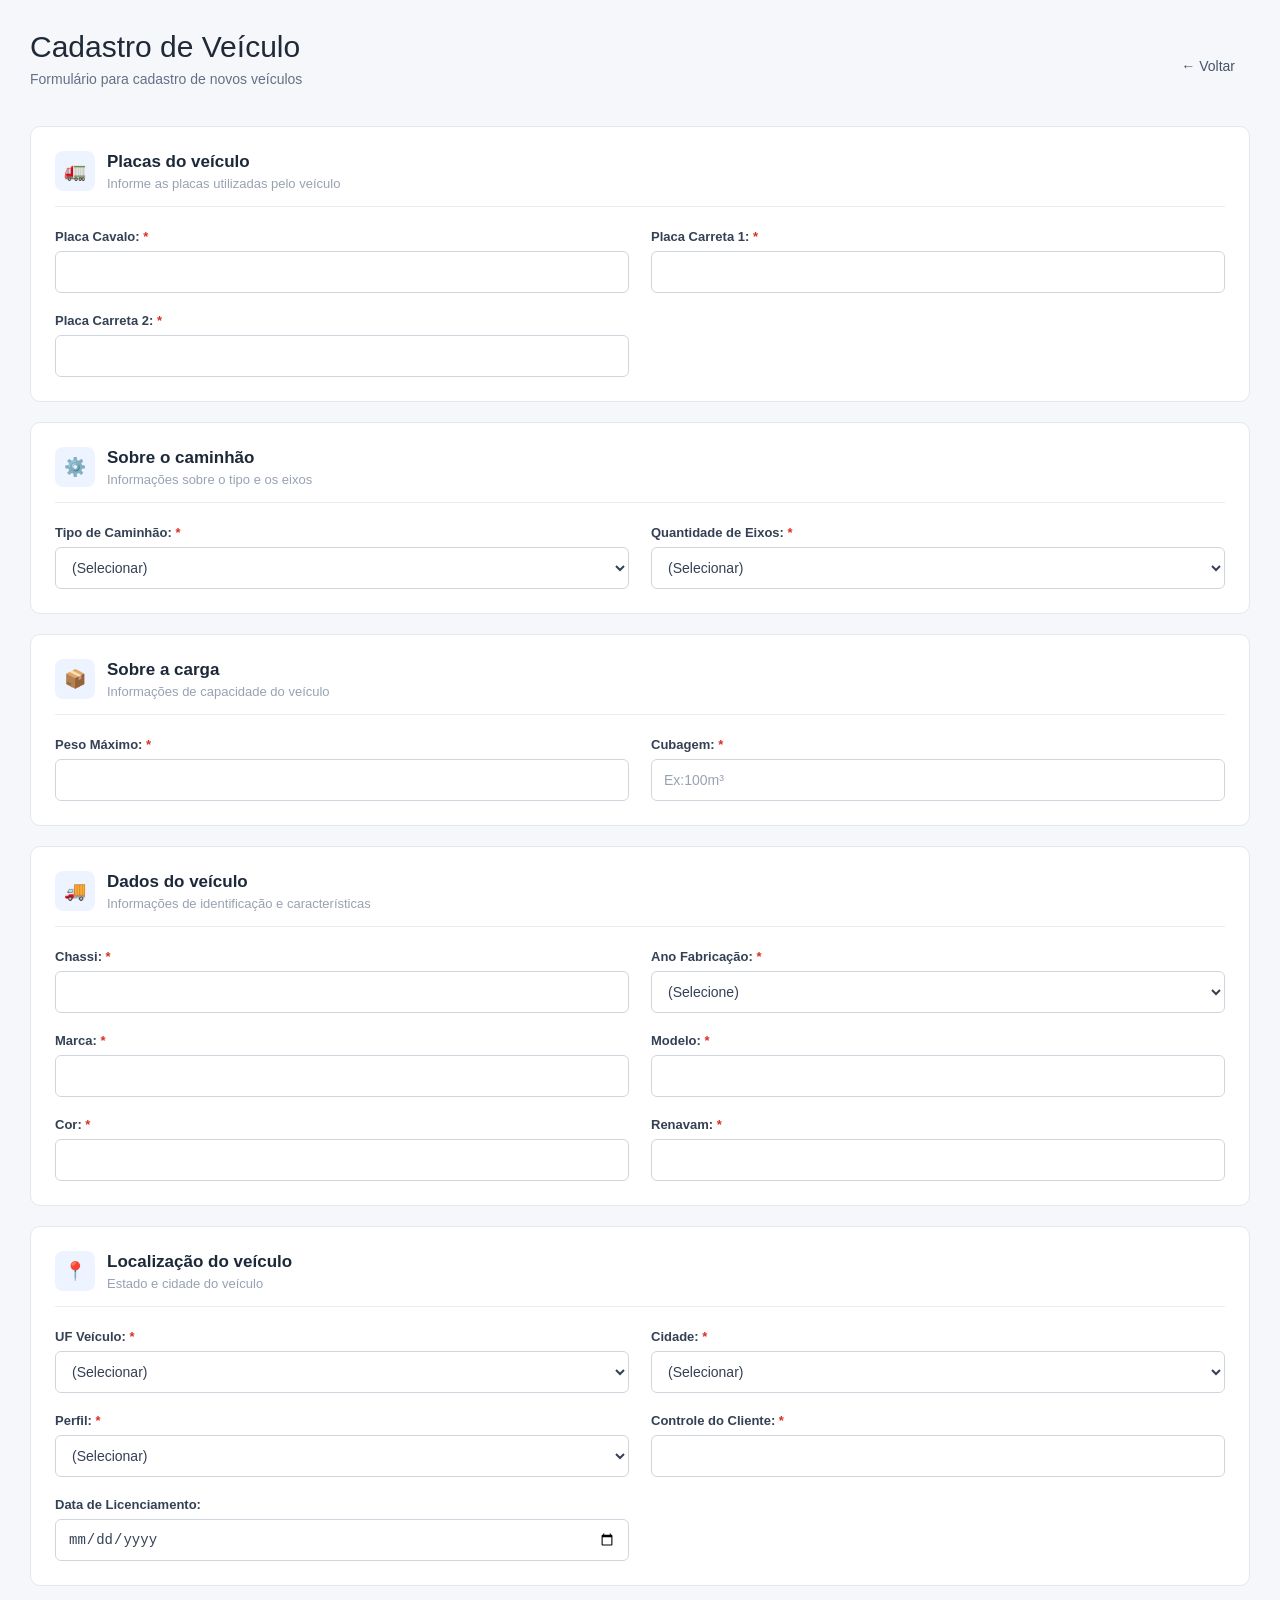
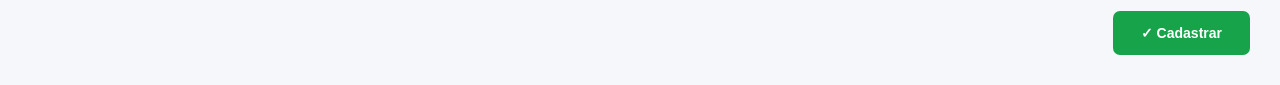
<file: TESTE_VEICULO/INDEX.HTML>
<!DOCTYPE html>
<html lang="pt-br">

<head>

    <meta charset="UTF-8">

    <meta name="viewport" content="width=device-width, initial-scale=1.0">

    <title>Cadastro de Veículo</title>

    <link rel="stylesheet" href="style.css">

</head>


<body>

    <main class="pagina">


        <!-- =========================
             CABEÇALHO
        ========================== -->

        <header class="cabecalho">

            <div>

                <h1>Cadastro de Veículo</h1>

                <p>
                    Formulário para cadastro de novos veículos
                </p>

            </div>


            <button type="button" class="btn-voltar">

                ← Voltar

            </button>

        </header>



        <!-- =========================
             FORMULÁRIO
        ========================== -->

        <form class="conteudo">


            <!-- =========================
                 PLACAS DO VEÍCULO
            ========================== -->

            <div class="card">

                <div class="titulo-secao">

                    <div class="icone">
                        🚛
                    </div>

                    <div>

                        <h2>Placas do veículo</h2>

                        <p>
                            Informe as placas utilizadas pelo veículo
                        </p>

                    </div>

                </div>


                <div class="grid">


                    <!-- PLACA CAVALO -->

                    <div class="campo">

                        <label for="placa1">

                            Placa Cavalo:
                            <span>*</span>

                        </label>

                        <input
                            type="text"
                            id="placa1"
                            name="placa1"
                            required
                        >

                    </div>


                    <!-- PLACA CARRETA 1 -->

                    <div class="campo">

                        <label for="placa_carreta_1">

                            Placa Carreta 1:
                            <span>*</span>

                        </label>

                        <input
                            type="text"
                            id="placa_carreta_1"
                            name="placa_carreta_1"
                            required
                        >

                    </div>


                    <!-- PLACA CARRETA 2 -->

                    <div class="campo">

                        <label for="placa_carreta_2">

                            Placa Carreta 2:
                            <span>*</span>

                        </label>

                        <input
                            type="text"
                            id="placa_carreta_2"
                            name="placa_carreta_2"
                            required
                        >

                    </div>


                </div>

            </div>



            <!-- =========================
                 SOBRE O CAMINHÃO
            ========================== -->

            <div class="card">

                <div class="titulo-secao">

                    <div class="icone">
                        ⚙️
                    </div>

                    <div>

                        <h2>Sobre o caminhão</h2>

                        <p>
                            Informações sobre o tipo e os eixos
                        </p>

                    </div>

                </div>


                <div class="grid">


                    <!-- TIPO DE CAMINHÃO -->

                    <div class="campo">

                        <label for="tipo-caminhao">

                            Tipo de Caminhão:
                            <span>*</span>

                        </label>

                        <select
                            id="tipo-caminhao"
                            name="tipo-caminhao"
                            required
                        >

                            <option value="">
                                (Selecionar)
                            </option>

                            <option value="2eixos">
                                Caminhão TRUCK
                            </option>

                            <option value="2eixos">
                                Caminhão Bitrem
                            </option>

                            <option value="4eixos">
                                RodoTrem
                            </option>

                        </select>

                    </div>


                    <!-- QUANTIDADE DE EIXOS -->

                    <div class="campo">

                        <label for="quantidade_eixo">

                            Quantidade de Eixos:
                            <span>*</span>

                        </label>

                        <select
                            id="quantidade_eixo"
                            name="quantidade_eixo"
                            required
                        >

                            <option value="">
                                (Selecionar)
                            </option>

                            <option value="2eixos">
                                2 Eixos
                            </option>

                            <option value="3eixos">
                                3 Eixos
                            </option>

                            <option value="4eixos">
                                4 Eixos
                            </option>

                        </select>

                    </div>


                </div>

            </div>



            <!-- =========================
                 SOBRE A CARGA
            ========================== -->

            <div class="card">

                <div class="titulo-secao">

                    <div class="icone">
                        📦
                    </div>

                    <div>

                        <h2>Sobre a carga</h2>

                        <p>
                            Informações de capacidade do veículo
                        </p>

                    </div>

                </div>


                <div class="grid">


                    <!-- PESO MÁXIMO -->

                    <div class="campo">

                        <label for="peso_maximo">

                            Peso Máximo:
                            <span>*</span>

                        </label>

                        <input
                            type="number"
                            id="peso_maximo"
                            name="peso_maximo"
                            required
                        >

                    </div>


                    <!-- CUBAGEM -->

                    <div class="campo">

                        <label for="cubagem">

                            Cubagem:
                            <span>*</span>

                        </label>

                        <input
                            type="number"
                            id="cubagem"
                            name="cubagem"
                            placeholder="Ex:100m³"
                            required
                        >

                    </div>


                </div>

            </div>



            <!-- =========================
                 DADOS DO VEÍCULO
            ========================== -->

            <div class="card">

                <div class="titulo-secao">

                    <div class="icone">
                        🚚
                    </div>

                    <div>

                        <h2>Dados do veículo</h2>

                        <p>
                            Informações de identificação e características
                        </p>

                    </div>

                </div>


                <div class="grid">


                    <!-- CHASSI -->

                    <div class="campo">

                        <label for="chassi">

                            Chassi:
                            <span>*</span>

                        </label>

                        <input
                            type="text"
                            id="chassi"
                            name="chassi"
                            required
                        >

                    </div>


                    <!-- ANO FABRICAÇÃO -->

                    <div class="campo">

                        <label for="ano">

                            Ano Fabricação:
                            <span>*</span>

                        </label>

                        <select
                            id="ano"
                            name="ano"
                            required
                        >

                            <option value="">
                                (Selecione)
                            </option>

                        </select>

                    </div>


                    <!-- MARCA -->

                    <div class="campo">

                        <label for="marca">

                            Marca:
                            <span>*</span>

                        </label>

                        <input
                            type="text"
                            id="marca"
                            name="marca"
                            required
                        >

                    </div>


                    <!-- MODELO -->

                    <div class="campo">

                        <label for="modelo">

                            Modelo:
                            <span>*</span>

                        </label>

                        <input
                            type="text"
                            id="modelo"
                            name="modelo"
                            required
                        >

                    </div>


                    <!-- COR -->

                    <div class="campo">

                        <label for="cor">

                            Cor:
                            <span>*</span>

                        </label>

                        <input
                            type="text"
                            id="cor"
                            name="cor"
                            required
                        >

                    </div>


                    <!-- RENAVAM -->

                    <div class="campo">

                        <label for="renavam">

                            Renavam:
                            <span>*</span>

                        </label>

                        <input
                            type="text"
                            id="renavam"
                            name="renavam"
                            required
                        >

                    </div>


                </div>

            </div>



            <!-- =========================
                 LOCALIZAÇÃO DO VEÍCULO
            ========================== -->

            <div class="card">

                <div class="titulo-secao">

                    <div class="icone">
                        📍
                    </div>

                    <div>

                        <h2>Localização do veículo</h2>

                        <p>
                            Estado e cidade do veículo
                        </p>

                    </div>

                </div>


                <div class="grid">


                    <!-- UF -->

                    <div class="campo">

                        <label for="uf_veiculo">

                            UF Veículo:
                            <span>*</span>

                        </label>

                        <select
                            id="uf_veiculo"
                            name="uf_veiculo"
                            required
                        >

                            <option value="">
                                (Selecionar)
                            </option>

                            <option value="ce">
                                Ceará
                            </option>

                            <option value="rj">
                                Rio de Janeiro
                            </option>

                            <option value="ms">
                                Mato Grosso do Sul
                            </option>

                        </select>

                    </div>


                    <!-- CIDADE -->

                    <div class="campo">

                        <label for="cidade">

                            Cidade:
                            <span>*</span>

                        </label>

                        <select
                            id="cidade"
                            name="cidade"
                            required
                        >

                            <option value="">
                                (Selecionar)
                            </option>

                            <option value="for">
                                Fortaleza
                            </option>

                            <option value="caucaia">
                                Caucaia
                            </option>

                            <option value="maracanau">
                                Maracanaú
                            </option>

                        </select>

                    </div>


                    <!-- PERFIL -->

                    <div class="campo">

                        <label for="perfil">

                            Perfil:
                            <span>*</span>

                        </label>

                        <select
                            id="perfil"
                            name="perfil"
                            required
                        >

                            <option value="">
                                (Selecionar)
                            </option>

                            <option value="">
                                (Selecionar)
                            </option>

                            <option value="">
                                (Selecionar)
                            </option>

                            <option value="">
                                (Selecionar)
                            </option>

                        </select>

                    </div>


                    <!-- CONTROLE DO CLIENTE -->

                    <div class="campo">

                        <label for="controle_cliente">

                            Controle do Cliente:
                            <span>*</span>

                        </label>

                        <input
                            type="text"
                            id="controle_cliente"
                            name="controle_cliente"
                            required
                        >

                    </div>


                    <!-- DATA LICENCIAMENTO -->

                    <div class="campo">

                        <label for="data_licenciamento">

                            Data de Licenciamento:

                        </label>

                        <input
                            type="date"
                            id="data_licenciamento"
                            name="data_licenciamento"
                            required
                        >

                    </div>


                </div>

            </div>



            <!-- =========================
                 BOTÃO
            ========================== -->

            <div class="acoes">

                <button
                    type="submit"
                    class="btn-cadastrar"
                >

                    ✓ Cadastrar

                </button>

            </div>


        </form>

    </main>

</body>

</html>
</file>
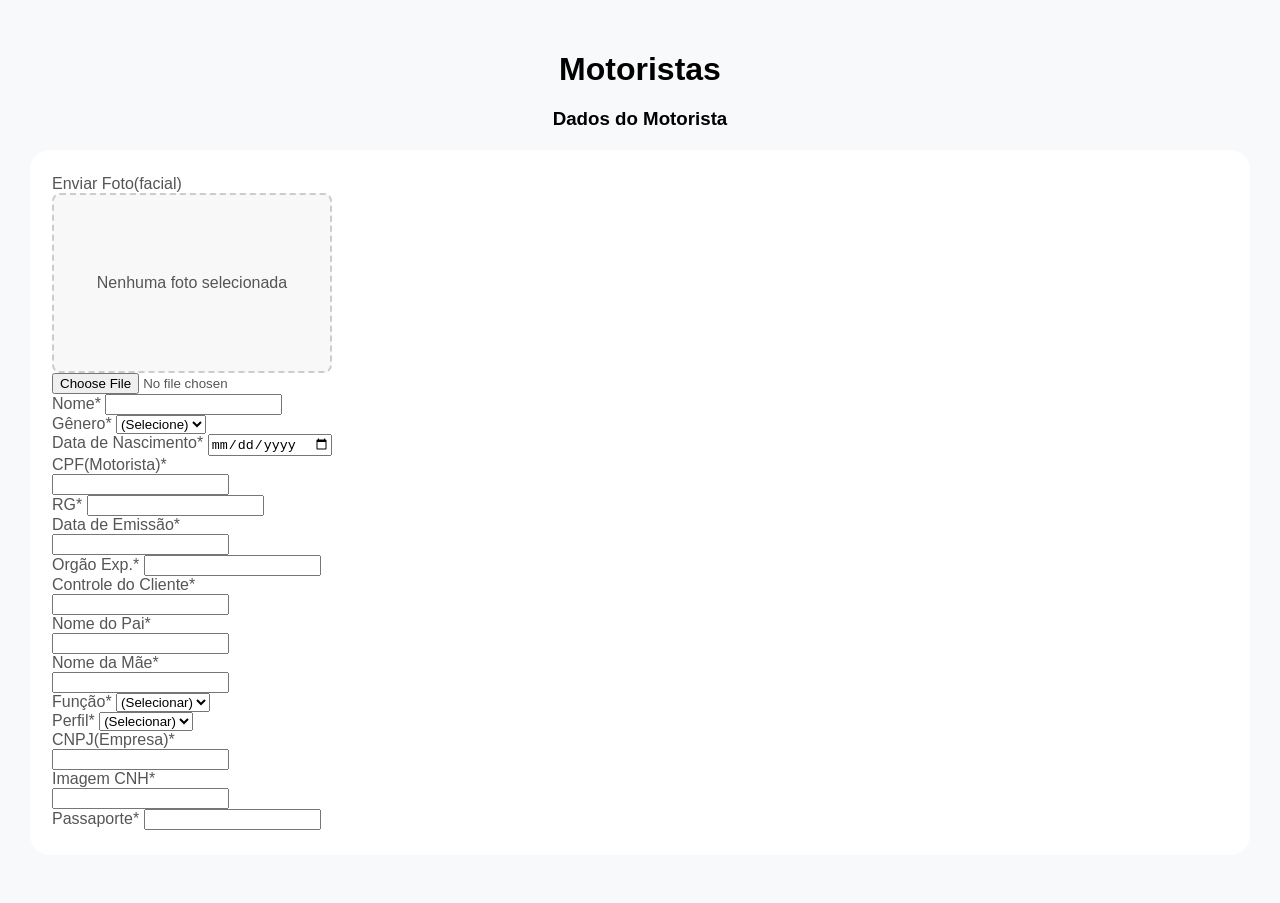
<file: CADASTRO_MOTORISTA/motorista.html>
<!DOCTYPE html>
<html lang="pt-br">
<head>
    <meta charset="UTF-8">
    <meta name="viewport" content="width=device-width, initial-scale=1.0">
    <title>Cadastro de Motorista</title>
      <link rel="stylesheet" href="style.css">
</head>
<body>



    <h1><strong>Motoristas</strong></h1>
    <h3>Dados do Motorista</h3>
    <div>
        <div class="formulario">

            <div class="cadastro-motorista">

                <!-- AREA DA FOTO  -->

            <div class="facial">
                <label for="facial">Enviar Foto(facial)</label>
                <div class="preview">
                    <span id="textopreview">Nenhuma foto selecionada</span>
                    <img id="imagemfacial" alt="Pré-visualização">
                </div>
                <input type="file" id="facial" accept="image/*">
            </div>

            <div class="campo nome">
                <label for="nome">Nome<span>*</span></label>
                <input type="text" id="nome" name="nome" required>
            </div>

            <div class="campo genero">
                <label for="genero">Gênero<span>*</span></label>
                <select name="genero" id="genero">
                    <option value="">(Selecione)</option>
                    <option value="">(Homem)</option>
                    <option value="">(Mulher)</option>
                </select>
            </div>

            <div class="campo data nascimento">
                <label for="data_nascimento">Data de Nascimento<span>*</span></label>
                <input type="date" id="data_nascimento" name="data_nascimento" required>
            </div>

            <div class="campo cpf">
                <label for="cpf">CPF(Motorista)<span>*</span></label>
                <input type="text" inputmode="numeric" id="cpf" name="cpf" maxlength="11" required>
            </div>

            <div class="campo rg">
                <label for="rg">RG<span>*</span></label>
                <input type="text" inputmode="numeric" id="rg" name="rg" maxlength="9" required>
            </div>

            <div class="campo data emissao">
                <label for="data_emissao">Data de Emissão<span>*</span></label>
                <input type="text" id="data_emissao" name="data_emissao" required>
            </div>

            <div class="campo orgao exp">
                <label for="orgao_exp">Orgão Exp.<span>*</span></label>
                <input type="text" id="orgao_exp" name="orgao_exp" required>
            </div>

            <div class="campo controle cliente">
                <label for="controle_cliente">Controle do Cliente<span>*</span></label>
                <input type="text" id="controle_cliente" name="controle_cliente" required>
            </div>
            
            <div class="campo nome pai">
                <label for="nome_pai">Nome do Pai<span>*</span></label>
                <input type="text" id="nome_pai" name="nome_pai" required>
            </div>

            <div class="campo nome mae">
                <label for="nome_mae">Nome da Mãe<span>*</span></label>
                <input type="text" id="nome_mae" name="nome_mae" required>
            </div>

             <div class="campo funcao">
                <label for="funcao">Função<span>*</span></label>
                <select type="text" id="funcao" name="funcao" required>
                <option value="">(Selecionar)</option>
                </select>  
            </div>

             <div class="campo perfil">
                <label for="perfil">Perfil<span>*</span></label>
                <select type="text" id="perfil" name="perfil" required>
                <option value="">(Selecionar)</option>
                </select>
            </div>

             <div class="campo cnpj">
                <label for="cnpj">CNPJ(Empresa)<span>*</span></label>
                <input type="text" id="cnpj" name="cnpj" required>
            </div>

             <div class="campo imagem cnh">
                <label for="imagem_cnh">Imagem CNH<span>*</span></label>
                <input type="text" id="imagem_cnh" name="imagem_cnh" required>
            </div>

             <div class="campo passaporte">
                <label for="passaporte">Passaporte<span>*</span></label>
                <input type="text" id="passaporte" name="passaporte" required>
            </div>
            
        </div>
    </div>
    
</body>
</html>
</file>
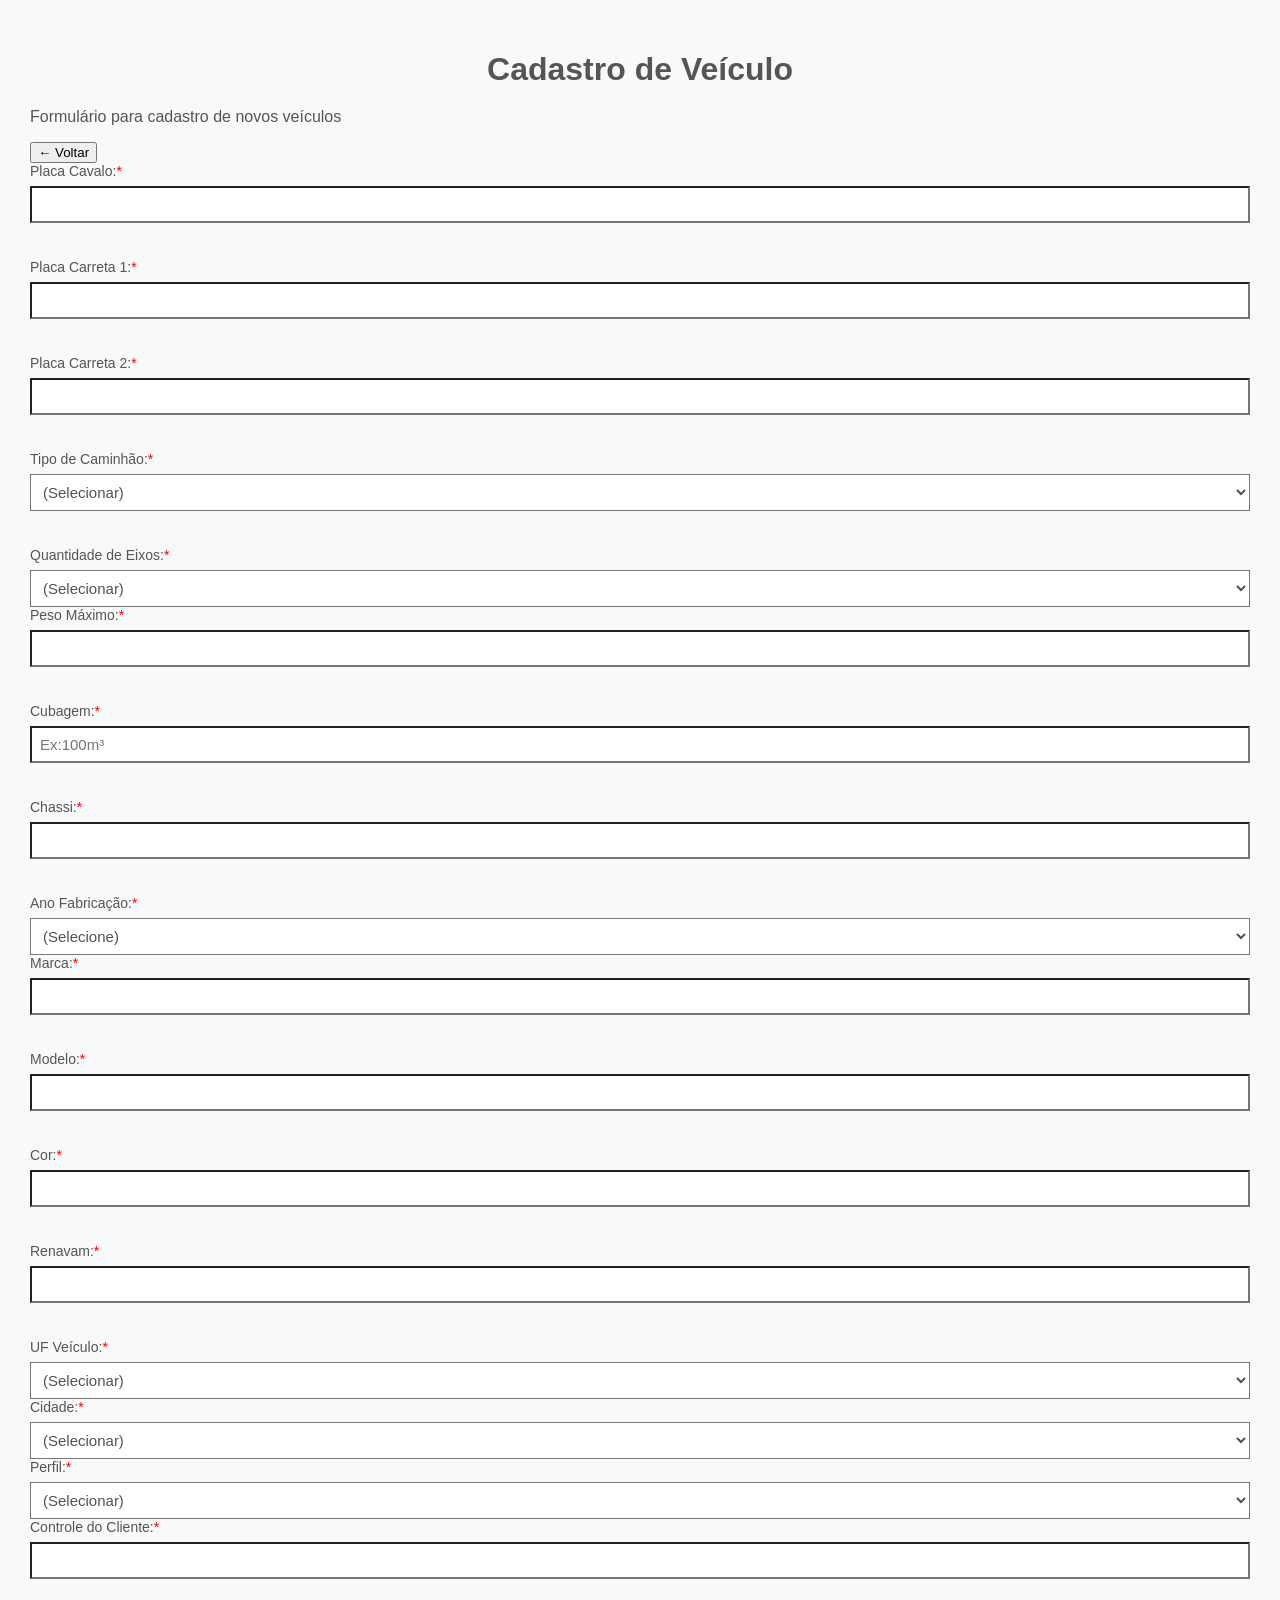
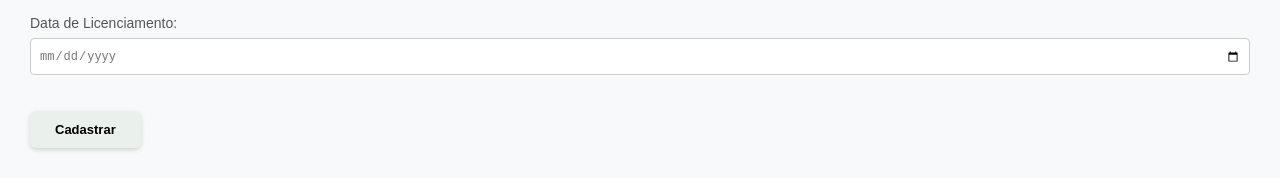
<file: CADASTRO_VEICULO/veiculo.html>
<!DOCTYPE html>
<html lang="pt-br">
<head>
    <meta charset="UTF-8">
    <meta name="viewport" content="width=device-width, initial-scale=1.0">
    <title>Cadastro de Veiculo</title>
    <link rel="stylesheet" href="style.css">

</head>
<body>

    <header>
        <div>
            <h1>Cadastro de Veículo</h1>

            <p>
                Formulário para cadastro de novos veículos
            </p>
        </div>

        <button class="btn-voltar">
            ← Voltar
        </button>

    </header>

    <!-- ÁREA PRINCIPAL -->

    <div class="layout">

            <!-- FORMULÁRIO DE CADASTRO -->

            <section class="conteudo">

                <!-- PLACAS DO VEICULO -->

                <div id="placas">

                    <div class="campo placa" id="campoPlaca1">

                        <label for="placa1">
                            Placa Cavalo:<span>*</span>
                        </label>

                        <input 
                        type="text" 
                        id="placa1" 
                        name="placa1" 
                        required><br><br>

                    </div>


                    <div class="campo placa" id="campoPlaca2">

                        <label for="placa_carreta_1">
                            Placa Carreta 1:<span>*</span>
                        </label>

                        <input type="text" 
                        id="placa_carreta_1" 
                        name="placa_carreta_1" 
                        required><br><br>

                    </div>

                    <div class="campo" id="campoPlaca3">

                        <label for="placa_carreta_2">
                            Placa Carreta 2:<span>*</span>
                        </label>

                        <input type="text" 
                        id="placa_carreta_2" 
                        name="placa_carreta_2" 
                        required><br><br>

                    </div>
                </div>

                <!-- SOBRE O CAMINHAO -->

                <div id="caminhao">

                        <div class="campo tipo-caminhao">

                            <label for="tipo_caminhao">
                                Tipo de Caminhão:<span>*</span>
                            </label>
                            <select id="tipo-caminhao" name="tipo-caminhao" required>
                                <option value="">(Selecionar)</option>
                                <option value="2eixos">Caminhão TRUCK</option>
                                <option value="2eixos">Caminhão Bitrem</option>
                                <option value="4eixos">RodoTrem</option>
                            </select>
                        </div>

                        <div class="campo quantidade-eixo">
                            <label for="quantidade_eixo">
                                Quantidade de Eixos:<span>*</span>
                            </label>
                            <select id="quantidade_eixo" name="quantidade_eixo" required>
                                <option value="">(Selecionar)</option>
                                <option value="2eixos">2 Eixos</option>
                                <option value="3eixos">3 Eixos</option>
                                <option value="4eixos">4 Eixos</option>
                            </select>
                        </div>
                </div>

                <!-- SOBRE A CARGA -->

                <div id="carga">                       
                        <div class="campo peso-maximo">
                            <label for="peso_maximo">
                                Peso Máximo:<span>*</span>
                            </label>
                            <input type="number" id="peso_maximo" name="peso_maximo" required><br><br>
                        </div>

                        <div class="campo cubagem">
                            <label for="cubagem">
                                Cubagem:<span>*</span>
                            </label>
                            <input type="number" id="cubagem" name="cubagem" placeholder="Ex:100m³" required><br><br>
                        </div>
                    </div>

                    <div class="campo chassi">
                        <label for="chassi">Chassi:<span>*</span></label>
                        <input type="text" id="chassi" name="chassi" required><br><br>
                    </div>

                    <div class="campo ano">
                        <label for="ano_fabricacao">Ano Fabricação:<span>*</span></label>
                        <select id="ano" name="ano" required>
                            <option value="">(Selecione)</option>
                        </select>
                    </div>

                    <div class="campo marca">
                        <label for="marca">Marca:<span>*</span></label>
                        <input type="text" id="marca" name="marca" required><br><br>
                    </div>

                    <div class="campo modelo">
                        <label for="modelo">Modelo:<span>*</span></label>
                        <input type="text" id="modelo" name="modelo" required><br><br>
                    </div>

                    <div class="campo cor">
                        <label for="cor">Cor:<span>*</span></label>
                        <input type="text" id="cor" name="cor" required><br><br>
                    </div>

                    <div class="campo ranavam">
                        <label for="renavam">Renavam:<span>*</span></label>
                        <input type="text" id="renavam" name="renavam" required><br><br>
                    </div>

                    <div class="campo uf-veiculo">
                        <label for="uf_veiculo">UF Veículo:<span>*</span></label>
                        <select type="text" id="uf_veiculo" name="uf_veiculo" required>
                            <option value="">(Selecionar)</option>
                            <option value="ce">Ceará</option>
                            <option value="rj">Rio de Janeiro</option>
                            <option value="ms">Mato Grosso do Sul</option>
                        </select>
                    </div>

                    <div class="campo cidade">
                        <label for="cidade">Cidade:<span>*</span></label>
                        <select type="text" id="cidade" name="cidade" required>
                            <option value="">(Selecionar)</option>
                            <option value="for">Fortaleza</option>
                            <option value="caucaia">Caucaia</option>
                            <option value="maracanau">Maracanaú</option>
                        </select>
                    </div>

                    <div class="campo perfil">
                        <label for="perfil">Perfil:<span>*</span></label>
                        <select type="text" id="perfil" name="perfil" required>
                            <option value="">(Selecionar)</option>
                            <option value="">(Selecionar)</option>
                            <option value="">(Selecionar)</option>
                            <option value="">(Selecionar)</option>
                        </select>
                    </div>

                    <div class="campo controle-cliente">
                        <label for="controle_cliente">Controle do Cliente:<span>*</span></label>
                        <input type="text" id="controle_cliente" name="controle_cliente" required><br><br>
                    </div>
                    
                    <div class="campo licenciamento">
                        <label for="data_licenciamento">Data de Licenciamento:</label>
                        <input type="date" id="data_licenciamento" name="data_licenciamento" required><br><br>
                    </div>
                    <button type="submit" class="btn-cadastrar">Cadastrar</button>
            </section>
    </div>
</body>
</html>
</file>
<file: TESTE_VEICULO/style.css>
/* =========================
   CONFIGURAÇÕES GERAIS
========================= */

* {
    box-sizing: border-box;
}


body {

    margin: 0;

    font-family: Arial, sans-serif;

    background: #f5f7fa;

    color: #344054;

}


/* =========================
   PÁGINA
========================= */

.pagina {

    width: 100%;

    max-width: 1500px;

    margin: 0 auto;

    padding: 30px;

}


/* =========================
   CABEÇALHO
========================= */

.cabecalho {

    display: flex;

    justify-content: space-between;

    align-items: center;

    margin-bottom: 25px;

}


.cabecalho h1 {

    margin: 0;

    font-size: 30px;

    font-weight: 500;

    color: #1f2937;

}


.cabecalho p {

    margin-top: 7px;

    color: #667085;

    font-size: 14px;

}


/* =========================
   BOTÃO VOLTAR
========================= */

.btn-voltar {

    border: none;

    background: transparent;

    color: #475467;

    font-size: 14px;

    cursor: pointer;

    padding: 10px 15px;

}


.btn-voltar:hover {

    color: #1677ff;

}


/* =========================
   FORMULÁRIO
========================= */

.conteudo {

    width: 100%;

}


/* =========================
   CARDS
========================= */

.card {

    background: white;

    border: 1px solid #e4e7ec;

    border-radius: 10px;

    padding: 24px;

    margin-bottom: 20px;

}


/* =========================
   TÍTULO DA SEÇÃO
========================= */

.titulo-secao {

    display: flex;

    align-items: center;

    gap: 12px;

    margin-bottom: 22px;

    padding-bottom: 15px;

    border-bottom: 1px solid #eaecf0;

}


.titulo-secao h2 {

    margin: 0;

    font-size: 17px;

    font-weight: 600;

    color: #1d2939;

}


.titulo-secao p {

    margin: 4px 0 0;

    font-size: 13px;

    color: #98a2b3;

}


/* =========================
   ÍCONE
========================= */

.icone {

    width: 40px;

    height: 40px;

    border-radius: 8px;

    background: #eef4ff;

    display: flex;

    align-items: center;

    justify-content: center;

    font-size: 18px;

}


/* =========================
   GRID
========================= */

.grid {

    display: grid;

    grid-template-columns: repeat(2, 1fr);

    gap: 20px 22px;

}


/* =========================
   CAMPOS
========================= */

.campo {

    display: flex;

    flex-direction: column;

}


.campo label {

    font-size: 13px;

    font-weight: 600;

    margin-bottom: 7px;

    color: #344054;

}


.campo label span {

    color: #d92d20;

}


/* =========================
   INPUT E SELECT
========================= */

.campo input,
.campo select {

    width: 100%;

    height: 42px;

    border: 1px solid #d0d5dd;

    border-radius: 6px;

    padding: 0 12px;

    font-size: 14px;

    color: #344054;

    background: white;

    outline: none;

    transition: 0.2s;

}


/* =========================
   PLACEHOLDER
========================= */

.campo input::placeholder {

    color: #98a2b3;

}


/* =========================
   FOCO
========================= */

.campo input:focus,
.campo select:focus {

    border-color: #1677ff;

    box-shadow:
        0 0 0 3px rgba(22, 119, 255, 0.10);

}


/* =========================
   BOTÕES
========================= */

.acoes {

    display: flex;

    justify-content: flex-end;

    gap: 12px;

    padding-top: 5px;

}


.btn-cadastrar {

    height: 44px;

    padding: 0 28px;

    border: none;

    border-radius: 7px;

    background: #16a34a;

    color: white;

    cursor: pointer;

    font-size: 14px;

    font-weight: 600;

    transition: 0.2s;

}


.btn-cadastrar:hover {

    background: #15803d;

    transform: translateY(-1px);

}


/* =========================
   RESPONSIVIDADE
========================= */

@media (max-width: 800px) {

    .pagina {

        padding: 20px;

    }


    .cabecalho {

        flex-direction: column;

        align-items: flex-start;

        gap: 15px;

    }


    .grid {

        grid-template-columns: 1fr;

    }


    .acoes {

        justify-content: stretch;

    }


    .btn-cadastrar {

        width: 100%;

    }

}
</file>
<file: CADASTRO_MOTORISTA/style.css>
* {
    box-sizing: border-box;
}

body {
    font-family: Arial, sans-serif;
    background-color: #f8f9fa;
    margin: 0;
    padding: 30px;
    color: #555;
}

h1, h3 {
    text-align: center;
    margin-bottom: 20px;
    color: black;
}

/* FOTO */

.face {
    display: flex;
    flex-direction: column;
}

.face label {
    margin-bottom: 8px;
    font-weight: bold;
}

.preview {
    width: 280px;
    height: 180px;

    border: 2px dashed #ccc;
    border-radius: 8px;

    display: flex;
    justify-content: center;
    align-items: center;

    overflow: hidden;

    background-color: #f8f8f8;
}

.preview img {
    width: 100%;
    height: 100%;
    object-fit: contain;

    display: none;
}

#textoPreview {
    color: #999;
    text-align: center;
}

.foto-cnh input[type="file"] {
    margin-top: 12px;
}

/* FORMULARIO */

.formulario {
    display: grid;
    grid-template-columns: 
    1.2fr
    1.2fr
    2.5fr
    1.2fr
    1.2fr;

    gap: 18px 30px;
    padding: 25px 22px;
    border-radius: 20px;
    border: 1px solid e5e5e5;
    background-color: #fff;
}
</file>
<file: CADASTRO_VEICULO/style.css>
* {
    box-sizing: border-box;
}

body {
    font-family: Arial, sans-serif;
    background-color: #f8f9fa;
    margin: 0;
    padding: 30px;
    color: #555;
}
h1,h3 {
    text-align: center;
    margin-bottom: 20px;
}

/* Área do formulário */

.formulario {
    display: grid;
    grid-template-columns: 
    1.2fr
    1.2fr
    1.2fr
    1.2fr
    1.2fr;

    gap: 18px 30px;
    padding: 25px 22px;
    border-radius: 20px;
    border: 1px solid #e5e5e5;
    background-color: #fff;
}

/* CAMPOS */

.campo {
    display: flex;
    flex-direction: column;
}

.campo-placa {
    display: none;
}


/* LABEL */

.campo label {
    font-size:14px;
    margin-bottom: 7px;
}

.campo label span {
    color: red;
}

/* INPUT E SELECT */

.campo input,
.campo select {
    width: 100%;
    height: 37px;
    padding: 8px;
    background-color: white;
    font-size: 15px;
    COLOR: #555151;
}

.campo input[type="date"] {
    width: 100%;
    height: 37px;
    padding: 8px;
    border: 1px solid #ccc;
    border-radius: 4px;
    background-color: white;
    font-size: 12px;
    color: #777;
}

#placas {
    grid-column: 1;
}
#caminhao {
    grid-column: 2;
}

.quantidade-eixo {
    margin-top: 36px;
}

#carga {
    grid-column: 3;
}

.chassi {
    grid-column: 4;
}

.ano {
    grid-column: 5;
}

/* Segunda linha */

.marca {
    grid-column: 1 / 3;
}

.modelo {
    grid-column: 3 / 4;
}

.cor {
    grid-column: 4;
}

.renavam {
    grid-column: 5;
}

/* Terceira linha */

.uf {
    grid-column: 1;
}

.cidade {
    grid-column: 2 / 4;
}

.perfil {
    grid-column: 4 / 6;
}

/* Quarta Linha */

.controle {
    grid-column: 1 / 2;
}

.licenciamento {
    grid-column: 2/4;
}

.btn-cadastrar {
    grid-column: 1;
    background-color: #eaf1ec;
    border: none;
    border-radius: 6px;
    padding: 11px 25px;
    font-size: 13px;
    font-weight: 600;
    cursor: pointer;
    transition: 0.3s;
    box-shadow: 0 2px 5px rgba(0, 0, 0, 0.15);
}

.btn-cadastrar:hover {
    background-color: #0df051;
    transform: translateY(-2px);
    box-shadow: 0 4px 8px rgba(0, 0, 0, 0.2)
}

.btn-cadastrar:active {
    transform: translateY(0);
}
</file>
